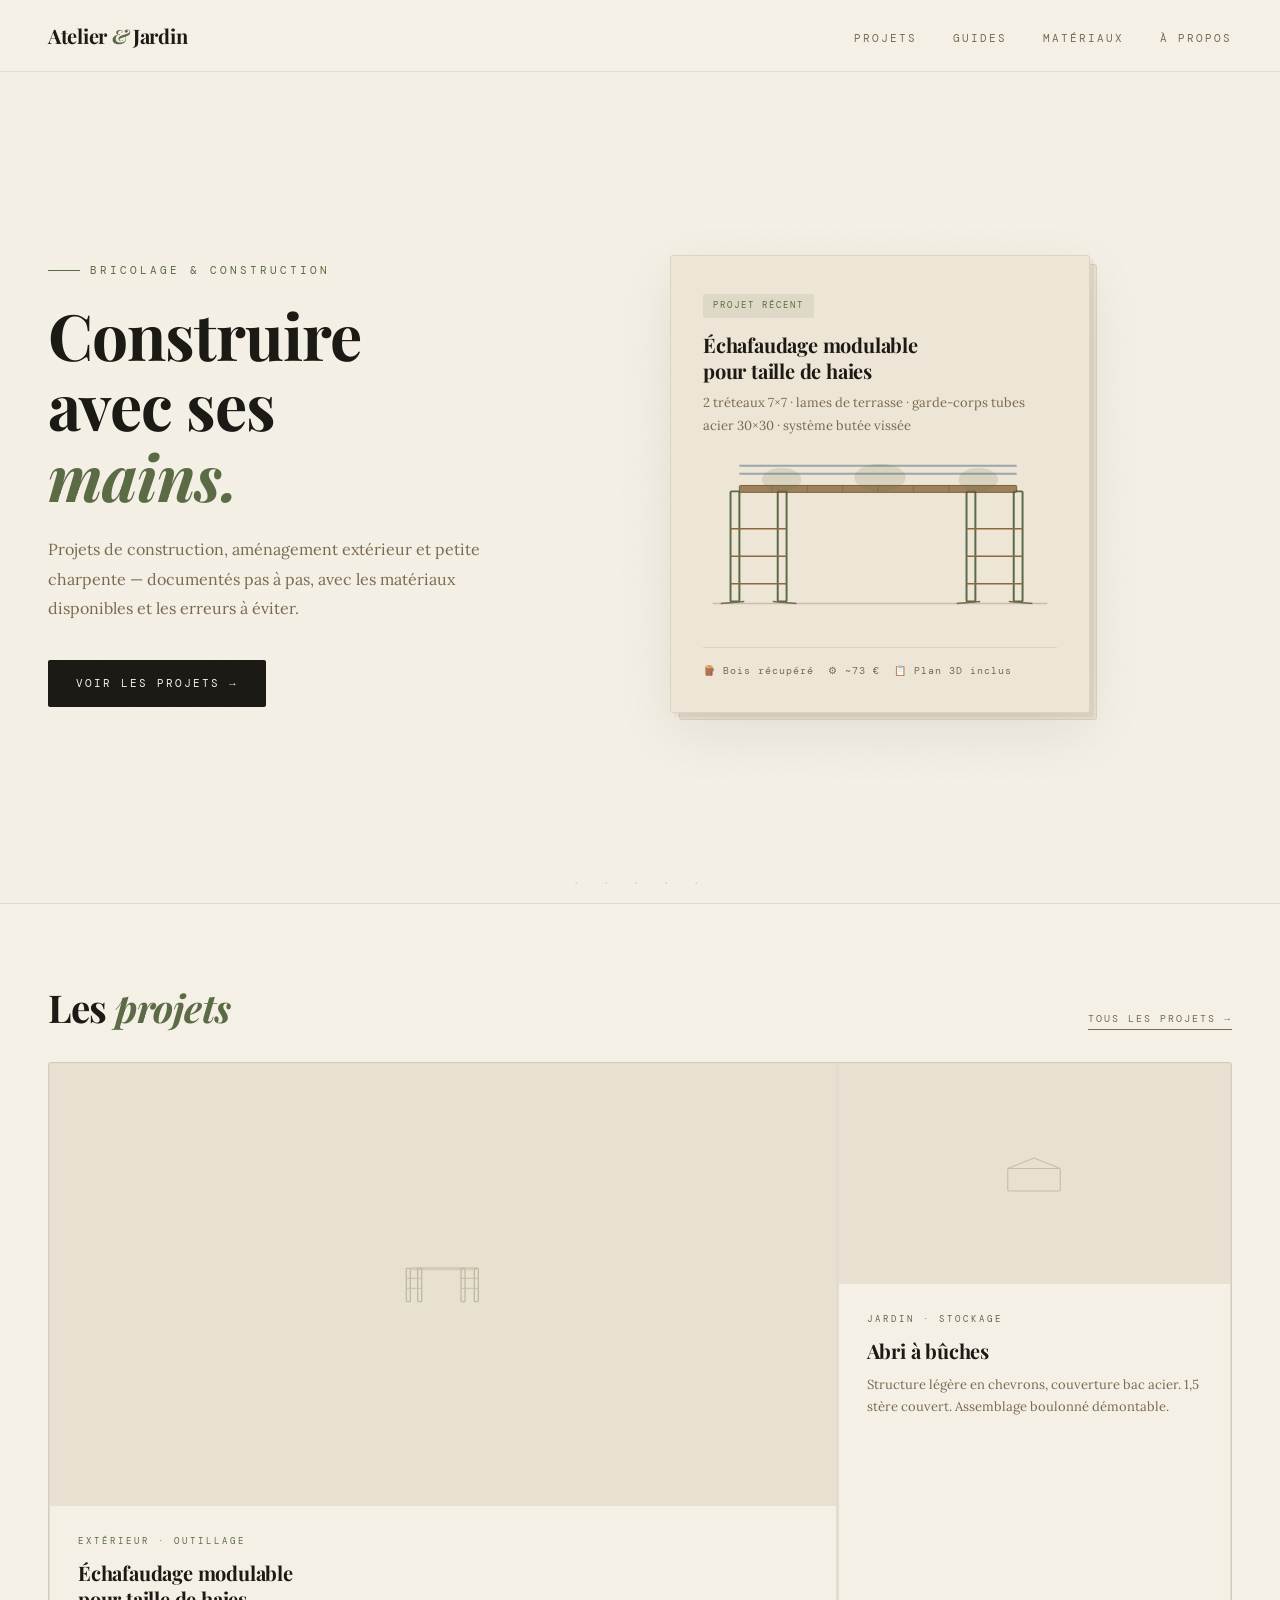
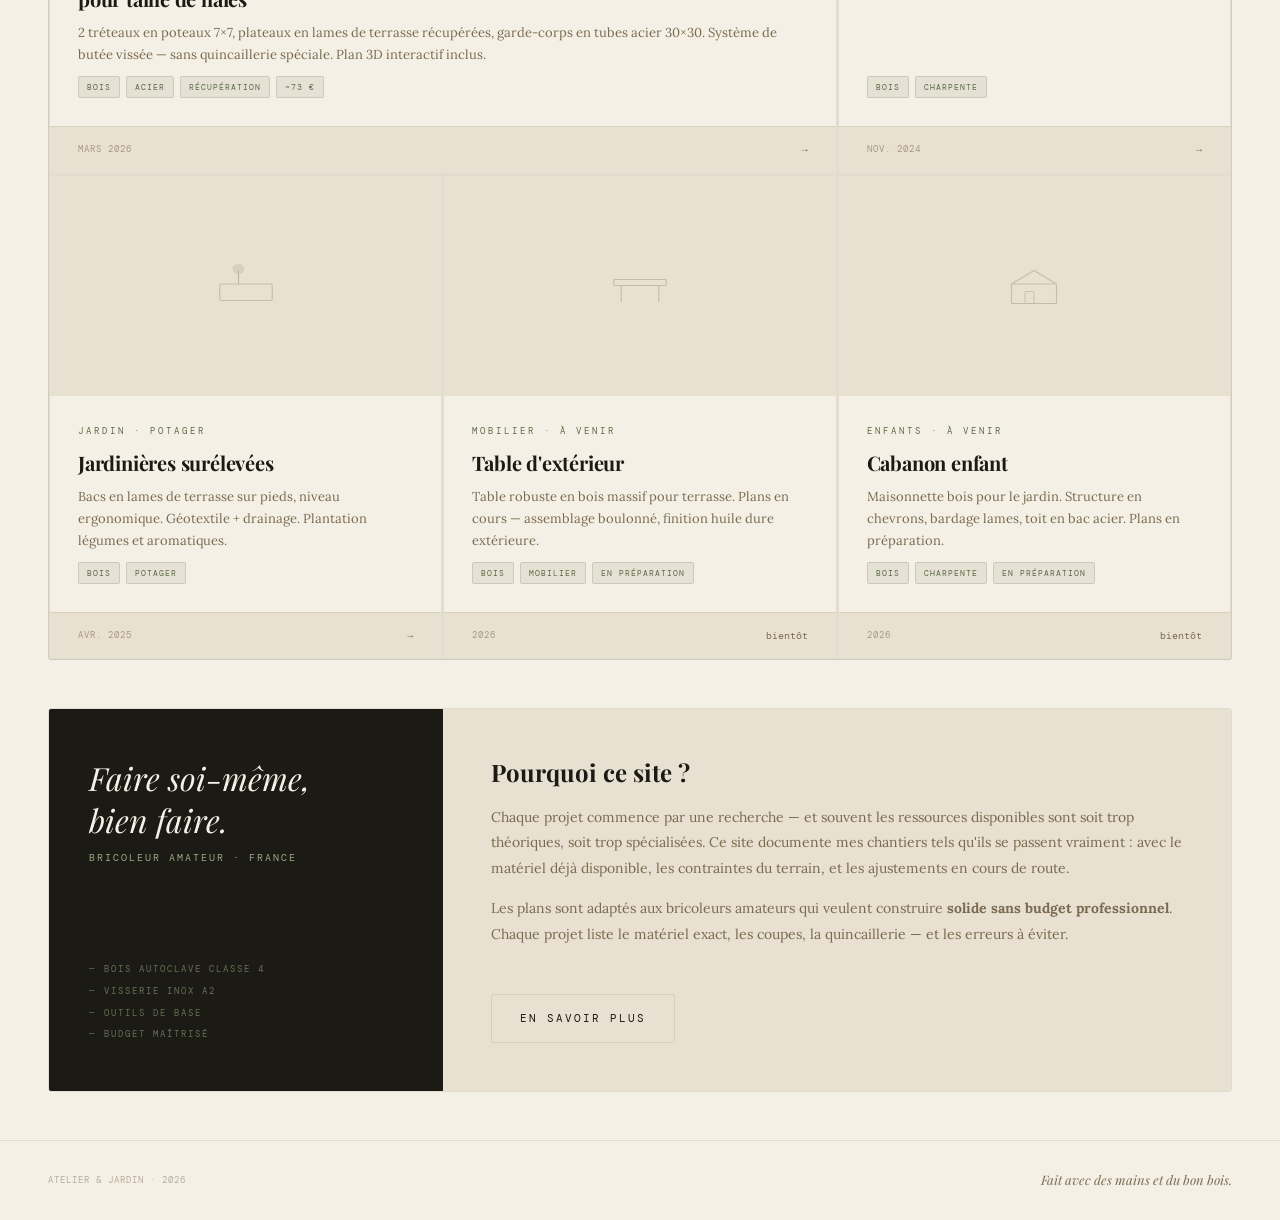
<file: index.html>
<!DOCTYPE html>
<html lang="fr">
<head>
  <meta charset="UTF-8">
  <meta name="viewport" content="width=device-width, initial-scale=1.0">
  <title>Atelier & Jardin — Bricolage & construction DIY</title>
  <meta name="description" content="Projets de construction DIY, aménagement extérieur et petite charpente — documentés pas à pas avec le matériel disponible.">
  <link rel="preconnect" href="https://fonts.googleapis.com">
  <link rel="preconnect" href="https://fonts.gstatic.com" crossorigin>
  <link href="https://fonts.googleapis.com/css2?family=Playfair+Display:ital,wght@0,400;0,700;1,400&family=DM+Mono:wght@300;400&family=Lora:ital,wght@0,400;1,400&display=swap" rel="stylesheet">
  <link rel="stylesheet" href="css/style.css">
</head>
<body>

  <!-- ── NAVIGATION ── -->
  <nav class="nav">
    <a href="index.html" class="nav-logo">Atelier <span>&</span> Jardin</a>
    <ul class="nav-links">
      <li><a href="pages/projets.html">Projets</a></li>
      <li><a href="pages/guides.html">Guides</a></li>
      <li><a href="pages/materiaux.html">Matériaux</a></li>
      <li><a href="pages/a-propos.html">À propos</a></li>
    </ul>
    <button class="nav-toggle" aria-label="Menu">
      <span></span><span></span><span></span>
    </button>
  </nav>

  <!-- ── HERO ── -->
  <section class="hero">
    <div class="hero-text fade-up">
      <div class="hero-eyebrow">Bricolage & construction</div>
      <h1 class="hero-title">
        Construire<br>avec ses<br><em>mains.</em>
      </h1>
      <p class="hero-body">
        Projets de construction, aménagement extérieur et petite charpente — documentés pas à pas, avec les matériaux disponibles et les erreurs à éviter.
      </p>
      <a href="pages/projets.html" class="btn btn-dark">Voir les projets →</a>
    </div>

    <div class="hero-visual fade-up-2">
      <div class="hero-card">
        <div class="card-tag">Projet récent</div>
        <div class="proj-title" style="margin-bottom:8px">Échafaudage modulable<br>pour taille de haies</div>
        <p style="font-size:13px;color:var(--earth);margin-bottom:16px">
          2 tréteaux 7×7 · lames de terrasse · garde-corps tubes acier 30×30 · système butée vissée
        </p>
        <!-- Sketch SVG -->
        <svg viewBox="0 0 360 160" xmlns="http://www.w3.org/2000/svg" style="width:100%;height:auto;margin-bottom:14px">
          <line x1="10" y1="152" x2="350" y2="152" stroke="#7a6a50" stroke-width="1.5" opacity="0.3"/>
          <rect x="28" y="38" width="9" height="112" fill="none" stroke="#5a6b45" stroke-width="2" rx="1"/>
          <rect x="76" y="38" width="9" height="112" fill="none" stroke="#5a6b45" stroke-width="2" rx="1"/>
          <line x1="28" y1="76"  x2="85" y2="76"  stroke="#8b6840" stroke-width="1.5"/>
          <line x1="28" y1="104" x2="85" y2="104" stroke="#8b6840" stroke-width="1.5"/>
          <line x1="28" y1="132" x2="85" y2="132" stroke="#8b6840" stroke-width="1.5"/>
          <line x1="18" y1="152" x2="42"  y2="150" stroke="#7a6a50" stroke-width="1.5"/>
          <line x1="95" y1="152" x2="71"  y2="150" stroke="#7a6a50" stroke-width="1.5"/>
          <rect x="268" y="38" width="9" height="112" fill="none" stroke="#5a6b45" stroke-width="2" rx="1"/>
          <rect x="316" y="38" width="9" height="112" fill="none" stroke="#5a6b45" stroke-width="2" rx="1"/>
          <line x1="268" y1="76"  x2="325" y2="76"  stroke="#8b6840" stroke-width="1.5"/>
          <line x1="268" y1="104" x2="325" y2="104" stroke="#8b6840" stroke-width="1.5"/>
          <line x1="268" y1="132" x2="325" y2="132" stroke="#8b6840" stroke-width="1.5"/>
          <line x1="258" y1="152" x2="282" y2="150" stroke="#7a6a50" stroke-width="1.5"/>
          <line x1="335" y1="152" x2="311" y2="150" stroke="#7a6a50" stroke-width="1.5"/>
          <rect x="37" y="32" width="282" height="7" fill="#8b6840" stroke="#5a4010" stroke-width="1" rx="1" opacity="0.8"/>
          <line x1="70"  y1="32" x2="70"  y2="39" stroke="#5a4010" stroke-width="0.7" opacity="0.4"/>
          <line x1="106" y1="32" x2="106" y2="39" stroke="#5a4010" stroke-width="0.7" opacity="0.4"/>
          <line x1="142" y1="32" x2="142" y2="39" stroke="#5a4010" stroke-width="0.7" opacity="0.4"/>
          <line x1="178" y1="32" x2="178" y2="39" stroke="#5a4010" stroke-width="0.7" opacity="0.4"/>
          <line x1="214" y1="32" x2="214" y2="39" stroke="#5a4010" stroke-width="0.7" opacity="0.4"/>
          <line x1="250" y1="32" x2="250" y2="39" stroke="#5a4010" stroke-width="0.7" opacity="0.4"/>
          <line x1="37"  y1="20" x2="319" y2="20" stroke="#7a8a9a" stroke-width="2" opacity="0.7"/>
          <line x1="37"  y1="12" x2="319" y2="12" stroke="#7a8a9a" stroke-width="2" opacity="0.7"/>
          <ellipse cx="80"  cy="26" rx="20" ry="12" fill="#5a6b45" opacity="0.15"/>
          <ellipse cx="180" cy="24" rx="26" ry="14" fill="#5a6b45" opacity="0.15"/>
          <ellipse cx="280" cy="26" rx="20" ry="12" fill="#5a6b45" opacity="0.15"/>
        </svg>
        <div class="card-meta">
          <span class="meta-item">🪵 Bois récupéré</span>
          <span class="meta-item">⚙ ~73 €</span>
          <span class="meta-item">📋 Plan 3D inclus</span>
        </div>
      </div>
    </div>
  </section>

  <div class="ornament">· · · · ·</div>

  <!-- ── PROJETS ── -->
  <div class="section-hdr">
    <h2>Les <em>projets</em></h2>
    <a href="pages/projets.html" class="see-all">Tous les projets →</a>
  </div>

  <div class="proj-grid">

    <a href="pages/echafaudage.html" class="proj-card featured">
      <div class="proj-card-img-placeholder">
        <!-- Remplacer par : <img src="../assets/images/echafaudage.jpg" alt="Échafaudage" class="proj-card-img"> -->
        <svg viewBox="0 0 120 60" xmlns="http://www.w3.org/2000/svg" style="width:80px;opacity:.3">
          <rect x="5" y="5" width="6" height="50" fill="none" stroke="#5a6b45" stroke-width="2" rx="1"/>
          <rect x="22" y="5" width="6" height="50" fill="none" stroke="#5a6b45" stroke-width="2" rx="1"/>
          <rect x="87" y="5" width="6" height="50" fill="none" stroke="#5a6b45" stroke-width="2" rx="1"/>
          <rect x="107" y="5" width="6" height="50" fill="none" stroke="#5a6b45" stroke-width="2" rx="1"/>
          <line x1="5" y1="20" x2="28" y2="20" stroke="#8b6840" stroke-width="1.5"/>
          <line x1="5" y1="35" x2="28" y2="35" stroke="#8b6840" stroke-width="1.5"/>
          <line x1="87" y1="20" x2="113" y2="20" stroke="#8b6840" stroke-width="1.5"/>
          <line x1="87" y1="35" x2="113" y2="35" stroke="#8b6840" stroke-width="1.5"/>
          <rect x="11" y="3" width="100" height="5" fill="#8b6840" opacity="0.6" rx="1"/>
        </svg>
      </div>
      <div class="proj-card-body">
        <div class="proj-cat">Extérieur · Outillage</div>
        <div class="proj-title">Échafaudage modulable<br>pour taille de haies</div>
        <div class="proj-desc">2 tréteaux en poteaux 7×7, plateaux en lames de terrasse récupérées, garde-corps en tubes acier 30×30. Système de butée vissée — sans quincaillerie spéciale. Plan 3D interactif inclus.</div>
        <div class="proj-tags">
          <span class="proj-tag">Bois</span>
          <span class="proj-tag">Acier</span>
          <span class="proj-tag">Récupération</span>
          <span class="proj-tag">~73 €</span>
        </div>
      </div>
      <div class="proj-footer">
        <span class="proj-date">MARS 2026</span>
        <span style="font-family:var(--font-mono);font-size:10px;color:var(--moss)">→</span>
      </div>
    </a>

    <a href="pages/abri-buches.html" class="proj-card">
      <div class="proj-card-img-placeholder">
        <svg viewBox="0 0 80 60" xmlns="http://www.w3.org/2000/svg" style="width:60px;opacity:.3">
          <rect x="5" y="22" width="70" height="30" fill="none" stroke="#7a6a50" stroke-width="1.5" rx="2"/>
          <line x1="5" y1="22" x2="40" y2="8" stroke="#7a6a50" stroke-width="1.5"/>
          <line x1="75" y1="22" x2="40" y2="8" stroke="#7a6a50" stroke-width="1.5"/>
        </svg>
      </div>
      <div class="proj-card-body">
        <div class="proj-cat">Jardin · Stockage</div>
        <div class="proj-title">Abri à bûches</div>
        <div class="proj-desc">Structure légère en chevrons, couverture bac acier. 1,5 stère couvert. Assemblage boulonné démontable.</div>
        <div class="proj-tags">
          <span class="proj-tag">Bois</span>
          <span class="proj-tag">Charpente</span>
        </div>
      </div>
      <div class="proj-footer">
        <span class="proj-date">NOV. 2024</span>
        <span style="font-family:var(--font-mono);font-size:10px;color:var(--moss)">→</span>
      </div>
    </a>

    <a href="pages/jardinieres.html" class="proj-card">
      <div class="proj-card-img-placeholder">
        <svg viewBox="0 0 80 60" xmlns="http://www.w3.org/2000/svg" style="width:60px;opacity:.3">
          <rect x="5" y="28" width="70" height="22" fill="none" stroke="#7a6a50" stroke-width="1.5" rx="2"/>
          <line x1="30" y1="10" x2="30" y2="28" stroke="#5a6b45" stroke-width="1.5"/>
          <ellipse cx="30" cy="8" rx="8" ry="7" fill="#5a6b45" opacity="0.4"/>
        </svg>
      </div>
      <div class="proj-card-body">
        <div class="proj-cat">Jardin · Potager</div>
        <div class="proj-title">Jardinières surélevées</div>
        <div class="proj-desc">Bacs en lames de terrasse sur pieds, niveau ergonomique. Géotextile + drainage. Plantation légumes et aromatiques.</div>
        <div class="proj-tags">
          <span class="proj-tag">Bois</span>
          <span class="proj-tag">Potager</span>
        </div>
      </div>
      <div class="proj-footer">
        <span class="proj-date">AVR. 2025</span>
        <span style="font-family:var(--font-mono);font-size:10px;color:var(--moss)">→</span>
      </div>
    </a>

    <a href="pages/table-exterieur.html" class="proj-card">
      <div class="proj-card-img-placeholder">
        <svg viewBox="0 0 80 60" xmlns="http://www.w3.org/2000/svg" style="width:60px;opacity:.3">
          <rect x="5" y="22" width="70" height="8" fill="none" stroke="#7a6a50" stroke-width="1.5" rx="1"/>
          <line x1="15" y1="30" x2="15" y2="52" stroke="#7a6a50" stroke-width="1.5"/>
          <line x1="65" y1="30" x2="65" y2="52" stroke="#7a6a50" stroke-width="1.5"/>
        </svg>
      </div>
      <div class="proj-card-body">
        <div class="proj-cat">Mobilier · À venir</div>
        <div class="proj-title">Table d'extérieur</div>
        <div class="proj-desc">Table robuste en bois massif pour terrasse. Plans en cours — assemblage boulonné, finition huile dure extérieure.</div>
        <div class="proj-tags">
          <span class="proj-tag">Bois</span>
          <span class="proj-tag">Mobilier</span>
          <span class="proj-tag">En préparation</span>
        </div>
      </div>
      <div class="proj-footer">
        <span class="proj-date">2026</span>
        <span style="font-family:var(--font-mono);font-size:10px;color:var(--earth)">bientôt</span>
      </div>
    </a>

    <a href="pages/cabanon-enfant.html" class="proj-card">
      <div class="proj-card-img-placeholder">
        <svg viewBox="0 0 80 60" xmlns="http://www.w3.org/2000/svg" style="width:60px;opacity:.3">
          <rect x="10" y="28" width="60" height="26" fill="none" stroke="#7a6a50" stroke-width="1.5" rx="1"/>
          <line x1="10" y1="28" x2="40" y2="10" stroke="#7a6a50" stroke-width="1.5"/>
          <line x1="70" y1="28" x2="40" y2="10" stroke="#7a6a50" stroke-width="1.5"/>
          <rect x="28" y="38" width="12" height="16" fill="none" stroke="#5a6b45" stroke-width="1" rx="1"/>
        </svg>
      </div>
      <div class="proj-card-body">
        <div class="proj-cat">Enfants · À venir</div>
        <div class="proj-title">Cabanon enfant</div>
        <div class="proj-desc">Maisonnette bois pour le jardin. Structure en chevrons, bardage lames, toit en bac acier. Plans en préparation.</div>
        <div class="proj-tags">
          <span class="proj-tag">Bois</span>
          <span class="proj-tag">Charpente</span>
          <span class="proj-tag">En préparation</span>
        </div>
      </div>
      <div class="proj-footer">
        <span class="proj-date">2026</span>
        <span style="font-family:var(--font-mono);font-size:10px;color:var(--earth)">bientôt</span>
      </div>
    </a>

  </div>

  <!-- ── À PROPOS ── -->
  <div class="about-strip">
    <div class="about-left">
      <div class="about-sig">
        Faire soi-même,<br>bien faire.
        <small>BRICOLEUR AMATEUR · FRANCE</small>
      </div>
      <div class="about-tools">
        <div class="tool-line">Bois autoclave classe 4</div>
        <div class="tool-line">Visserie inox A2</div>
        <div class="tool-line">Outils de base</div>
        <div class="tool-line">Budget maîtrisé</div>
      </div>
    </div>
    <div class="about-right">
      <h3>Pourquoi ce site ?</h3>
      <p>Chaque projet commence par une recherche — et souvent les ressources disponibles sont soit trop théoriques, soit trop spécialisées. Ce site documente mes chantiers tels qu'ils se passent vraiment : avec le matériel déjà disponible, les contraintes du terrain, et les ajustements en cours de route.</p>
      <p>Les plans sont adaptés aux bricoleurs amateurs qui veulent construire <strong>solide sans budget professionnel</strong>. Chaque projet liste le matériel exact, les coupes, la quincaillerie — et les erreurs à éviter.</p>
      <a href="pages/a-propos.html" class="btn btn-outline mt-md">En savoir plus</a>
    </div>
  </div>

  <!-- ── FOOTER ── -->
  <footer class="footer">
    <div class="footer-left">ATELIER & JARDIN · 2026</div>
    <div class="footer-right">Fait avec des mains et du bon bois.</div>
  </footer>

  <script src="js/main.js"></script>
</body>
</html>
</file>
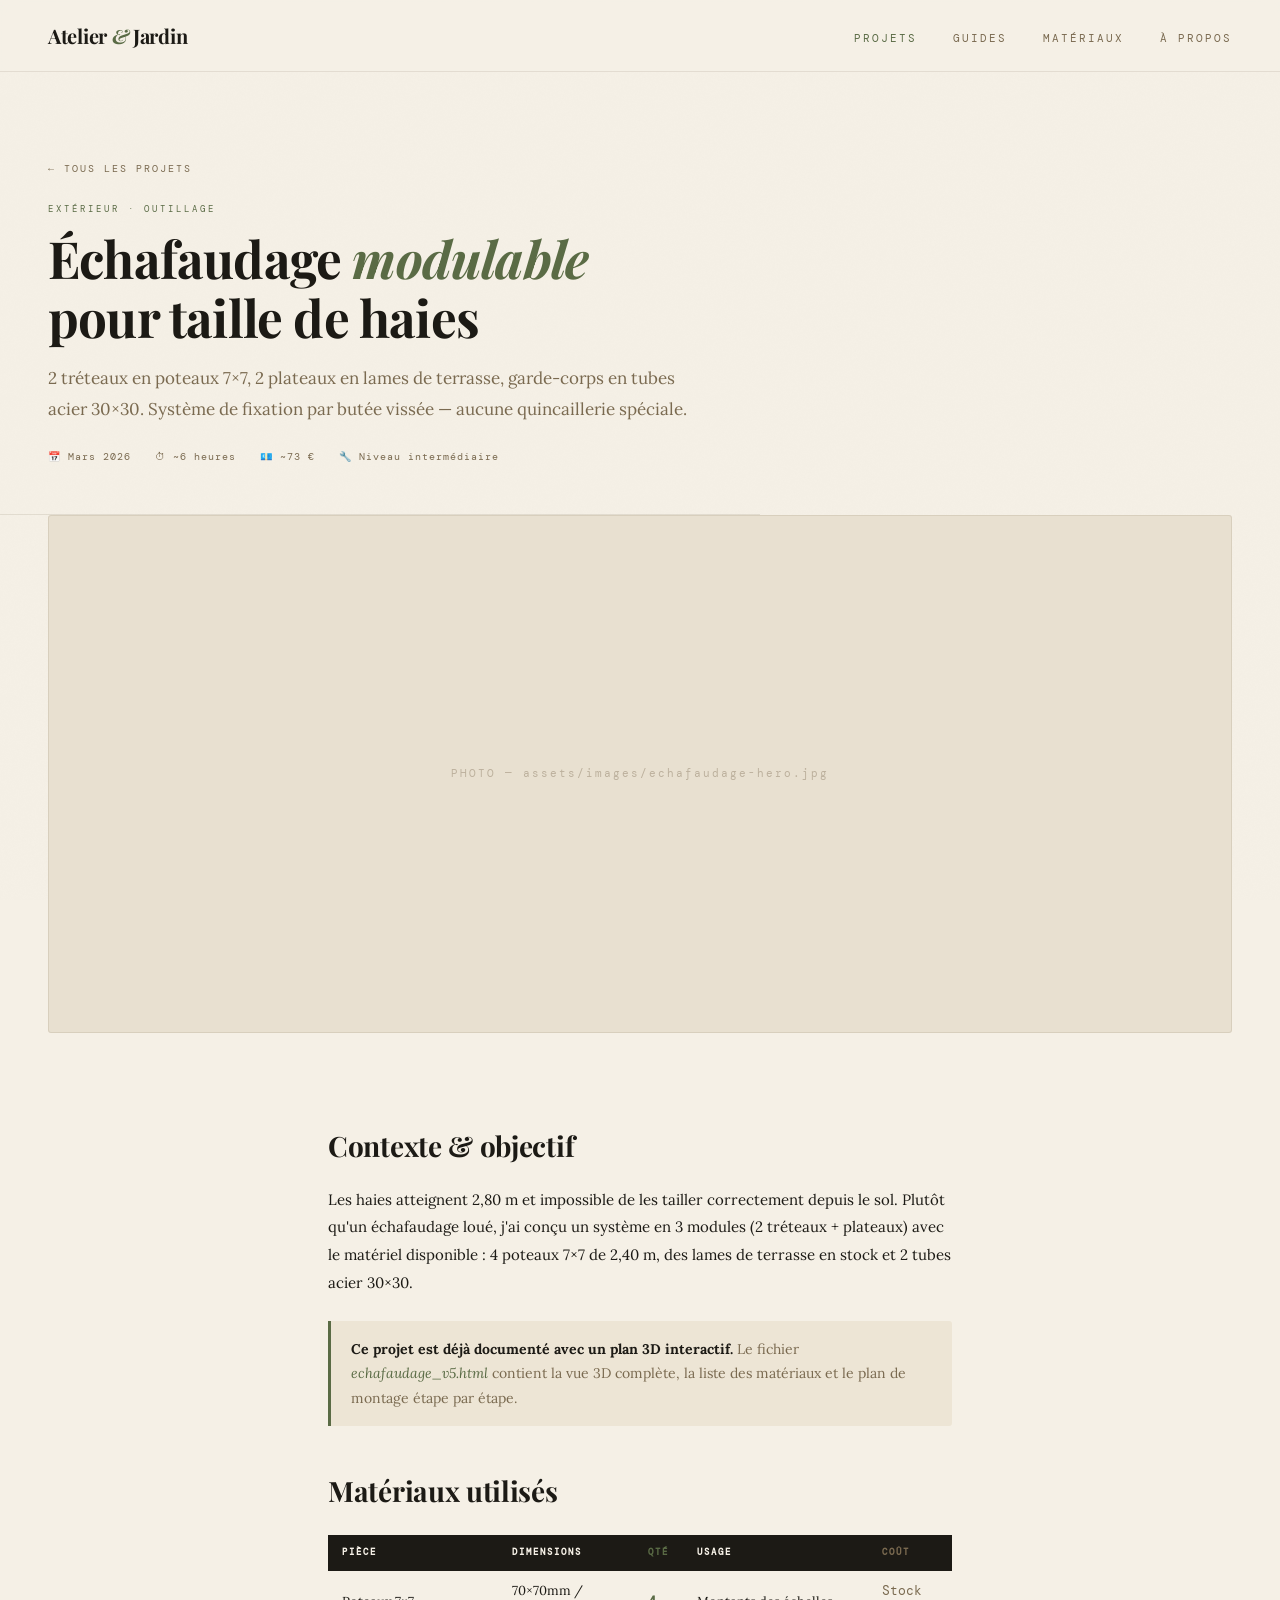
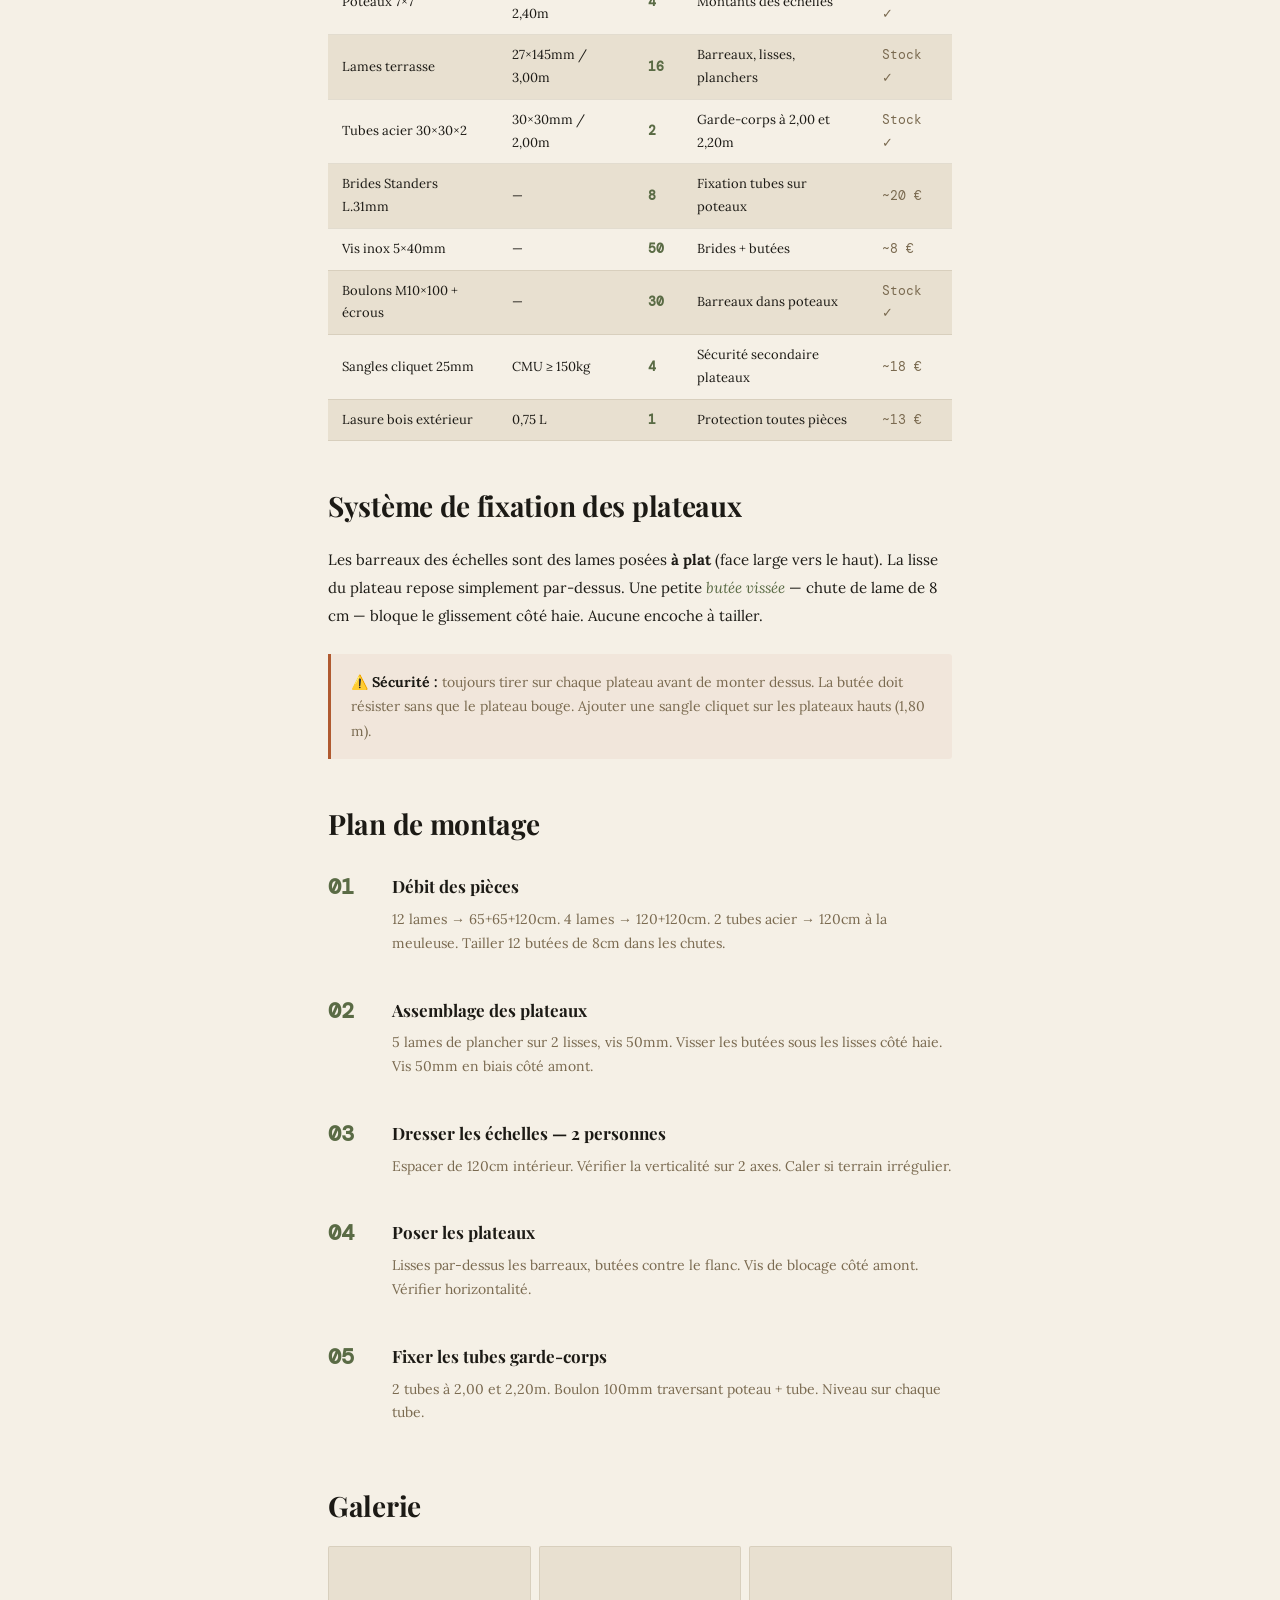
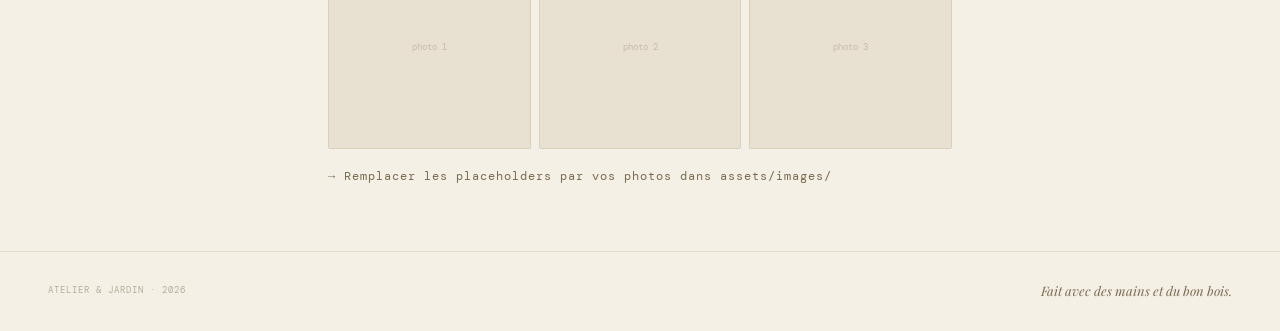
<file: pages/echafaudage.html>
<!DOCTYPE html>
<html lang="fr">
<head>
  <meta charset="UTF-8">
  <meta name="viewport" content="width=device-width, initial-scale=1.0">
  <title>Échafaudage modulable — Atelier & Jardin</title>
  <meta name="description" content="Plans et guide de construction d'un échafaudage modulable DIY pour taille de haies — poteaux 7x7, lames de terrasse, garde-corps acier.">
  <link rel="preconnect" href="https://fonts.googleapis.com">
  <link rel="preconnect" href="https://fonts.gstatic.com" crossorigin>
  <link href="https://fonts.googleapis.com/css2?family=Playfair+Display:ital,wght@0,400;0,700;1,400&family=DM+Mono:wght@300;400&family=Lora:ital,wght@0,400;1,400&display=swap" rel="stylesheet">
  <link rel="stylesheet" href="../css/style.css">
</head>
<body>

  <nav class="nav">
    <a href="../index.html" class="nav-logo">Atelier <span>&</span> Jardin</a>
    <ul class="nav-links">
      <li><a href="projets.html" class="active">Projets</a></li>
      <li><a href="guides.html">Guides</a></li>
      <li><a href="materiaux.html">Matériaux</a></li>
      <li><a href="a-propos.html">À propos</a></li>
    </ul>
    <button class="nav-toggle" aria-label="Menu">
      <span></span><span></span><span></span>
    </button>
  </nav>

  <!-- ── EN-TÊTE PROJET ── -->
  <div class="page-header">
    <a href="projets.html" class="back-link">← Tous les projets</a>
    <div class="proj-cat" style="margin-bottom:12px">Extérieur · Outillage</div>
    <h1>Échafaudage <em>modulable</em><br>pour taille de haies</h1>
    <p class="lead">
      2 tréteaux en poteaux 7×7, 2 plateaux en lames de terrasse, garde-corps en tubes acier 30×30.
      Système de fixation par butée vissée — aucune quincaillerie spéciale.
    </p>
    <div class="page-meta">
      <div class="page-meta-item">📅 Mars 2026</div>
      <div class="page-meta-item">⏱ ~6 heures</div>
      <div class="page-meta-item">💶 ~73 €</div>
      <div class="page-meta-item">🔧 Niveau intermédiaire</div>
    </div>
  </div>

  <!-- ── IMAGE PRINCIPALE ── -->
  <!-- Remplacer le placeholder par votre photo réelle -->
  <div style="position:relative;z-index:1;margin:0 48px 0;background:var(--warm);aspect-ratio:16/7;border-radius:3px;overflow:hidden;display:flex;align-items:center;justify-content:center;border:1px solid var(--border)">
    <!-- <img src="../assets/images/echafaudage-hero.jpg" alt="Échafaudage terminé" style="width:100%;height:100%;object-fit:cover"> -->
    <p style="font-family:var(--font-mono);font-size:11px;color:rgba(122,106,80,.4);letter-spacing:2px">PHOTO — assets/images/echafaudage-hero.jpg</p>
  </div>

  <!-- ── CONTENU ARTICLE ── -->
  <div class="article-body">

    <h2>Contexte & objectif</h2>
    <p>
      Les haies atteignent 2,80 m et impossible de les tailler correctement depuis le sol. Plutôt qu'un échafaudage loué, j'ai conçu un système en 3 modules (2 tréteaux + plateaux) avec le matériel disponible : 4 poteaux 7×7 de 2,40 m, des lames de terrasse en stock et 2 tubes acier 30×30.
    </p>

    <div class="callout">
      <strong>Ce projet est déjà documenté avec un plan 3D interactif.</strong> Le fichier <em>echafaudage_v5.html</em> contient la vue 3D complète, la liste des matériaux et le plan de montage étape par étape.
    </div>

    <h2>Matériaux utilisés</h2>

    <table class="mat-table">
      <thead>
        <tr>
          <th>Pièce</th>
          <th>Dimensions</th>
          <th class="qty">Qté</th>
          <th>Usage</th>
          <th class="price">Coût</th>
        </tr>
      </thead>
      <tbody>
        <tr>
          <td>Poteaux 7×7</td>
          <td>70×70mm / 2,40m</td>
          <td class="qty">4</td>
          <td>Montants des échelles</td>
          <td class="price">Stock ✓</td>
        </tr>
        <tr>
          <td>Lames terrasse</td>
          <td>27×145mm / 3,00m</td>
          <td class="qty">16</td>
          <td>Barreaux, lisses, planchers</td>
          <td class="price">Stock ✓</td>
        </tr>
        <tr>
          <td>Tubes acier 30×30×2</td>
          <td>30×30mm / 2,00m</td>
          <td class="qty">2</td>
          <td>Garde-corps à 2,00 et 2,20m</td>
          <td class="price">Stock ✓</td>
        </tr>
        <tr>
          <td>Brides Standers L.31mm</td>
          <td>—</td>
          <td class="qty">8</td>
          <td>Fixation tubes sur poteaux</td>
          <td class="price">~20 €</td>
        </tr>
        <tr>
          <td>Vis inox 5×40mm</td>
          <td>—</td>
          <td class="qty">50</td>
          <td>Brides + butées</td>
          <td class="price">~8 €</td>
        </tr>
        <tr>
          <td>Boulons M10×100 + écrous</td>
          <td>—</td>
          <td class="qty">30</td>
          <td>Barreaux dans poteaux</td>
          <td class="price">Stock ✓</td>
        </tr>
        <tr>
          <td>Sangles cliquet 25mm</td>
          <td>CMU ≥ 150kg</td>
          <td class="qty">4</td>
          <td>Sécurité secondaire plateaux</td>
          <td class="price">~18 €</td>
        </tr>
        <tr>
          <td>Lasure bois extérieur</td>
          <td>0,75 L</td>
          <td class="qty">1</td>
          <td>Protection toutes pièces</td>
          <td class="price">~13 €</td>
        </tr>
      </tbody>
    </table>

    <h2>Système de fixation des plateaux</h2>
    <p>
      Les barreaux des échelles sont des lames posées <strong>à plat</strong> (face large vers le haut). La lisse du plateau repose simplement par-dessus. Une petite <em>butée vissée</em> — chute de lame de 8 cm — bloque le glissement côté haie. Aucune encoche à tailler.
    </p>
    <div class="callout warn">
      <strong>⚠️ Sécurité :</strong> toujours tirer sur chaque plateau avant de monter dessus. La butée doit résister sans que le plateau bouge. Ajouter une sangle cliquet sur les plateaux hauts (1,80 m).
    </div>

    <h2>Plan de montage</h2>

    <div class="steps">
      <div class="step">
        <div class="step-num">01</div>
        <div class="step-content">
          <h4>Débit des pièces</h4>
          <p>12 lames → 65+65+120cm. 4 lames → 120+120cm. 2 tubes acier → 120cm à la meuleuse. Tailler 12 butées de 8cm dans les chutes.</p>
        </div>
      </div>
      <div class="step">
        <div class="step-num">02</div>
        <div class="step-content">
          <h4>Assemblage des plateaux</h4>
          <p>5 lames de plancher sur 2 lisses, vis 50mm. Visser les butées sous les lisses côté haie. Vis 50mm en biais côté amont.</p>
        </div>
      </div>
      <div class="step">
        <div class="step-num">03</div>
        <div class="step-content">
          <h4>Dresser les échelles — 2 personnes</h4>
          <p>Espacer de 120cm intérieur. Vérifier la verticalité sur 2 axes. Caler si terrain irrégulier.</p>
        </div>
      </div>
      <div class="step">
        <div class="step-num">04</div>
        <div class="step-content">
          <h4>Poser les plateaux</h4>
          <p>Lisses par-dessus les barreaux, butées contre le flanc. Vis de blocage côté amont. Vérifier horizontalité.</p>
        </div>
      </div>
      <div class="step">
        <div class="step-num">05</div>
        <div class="step-content">
          <h4>Fixer les tubes garde-corps</h4>
          <p>2 tubes à 2,00 et 2,20m. Boulon 100mm traversant poteau + tube. Niveau sur chaque tube.</p>
        </div>
      </div>
    </div>

    <!-- Galerie photos (à remplir) -->
    <h2>Galerie</h2>
    <div style="display:grid;grid-template-columns:1fr 1fr 1fr;gap:8px;margin:16px 0">
      <div style="aspect-ratio:1;background:var(--warm);border-radius:2px;display:flex;align-items:center;justify-content:center;border:1px solid var(--border)">
        <span style="font-family:var(--font-mono);font-size:9px;color:rgba(122,106,80,.3)">photo 1</span>
      </div>
      <div style="aspect-ratio:1;background:var(--warm);border-radius:2px;display:flex;align-items:center;justify-content:center;border:1px solid var(--border)">
        <span style="font-family:var(--font-mono);font-size:9px;color:rgba(122,106,80,.3)">photo 2</span>
      </div>
      <div style="aspect-ratio:1;background:var(--warm);border-radius:2px;display:flex;align-items:center;justify-content:center;border:1px solid var(--border)">
        <span style="font-family:var(--font-mono);font-size:9px;color:rgba(122,106,80,.3)">photo 3</span>
      </div>
    </div>
    <p style="font-size:12px;color:var(--earth);font-family:var(--font-mono);letter-spacing:1px">
      → Remplacer les placeholders par vos photos dans assets/images/
    </p>

  </div>

  <footer class="footer">
    <div class="footer-left">ATELIER & JARDIN · 2026</div>
    <div class="footer-right">Fait avec des mains et du bon bois.</div>
  </footer>

  <script src="../js/main.js"></script>
</body>
</html>
</file>
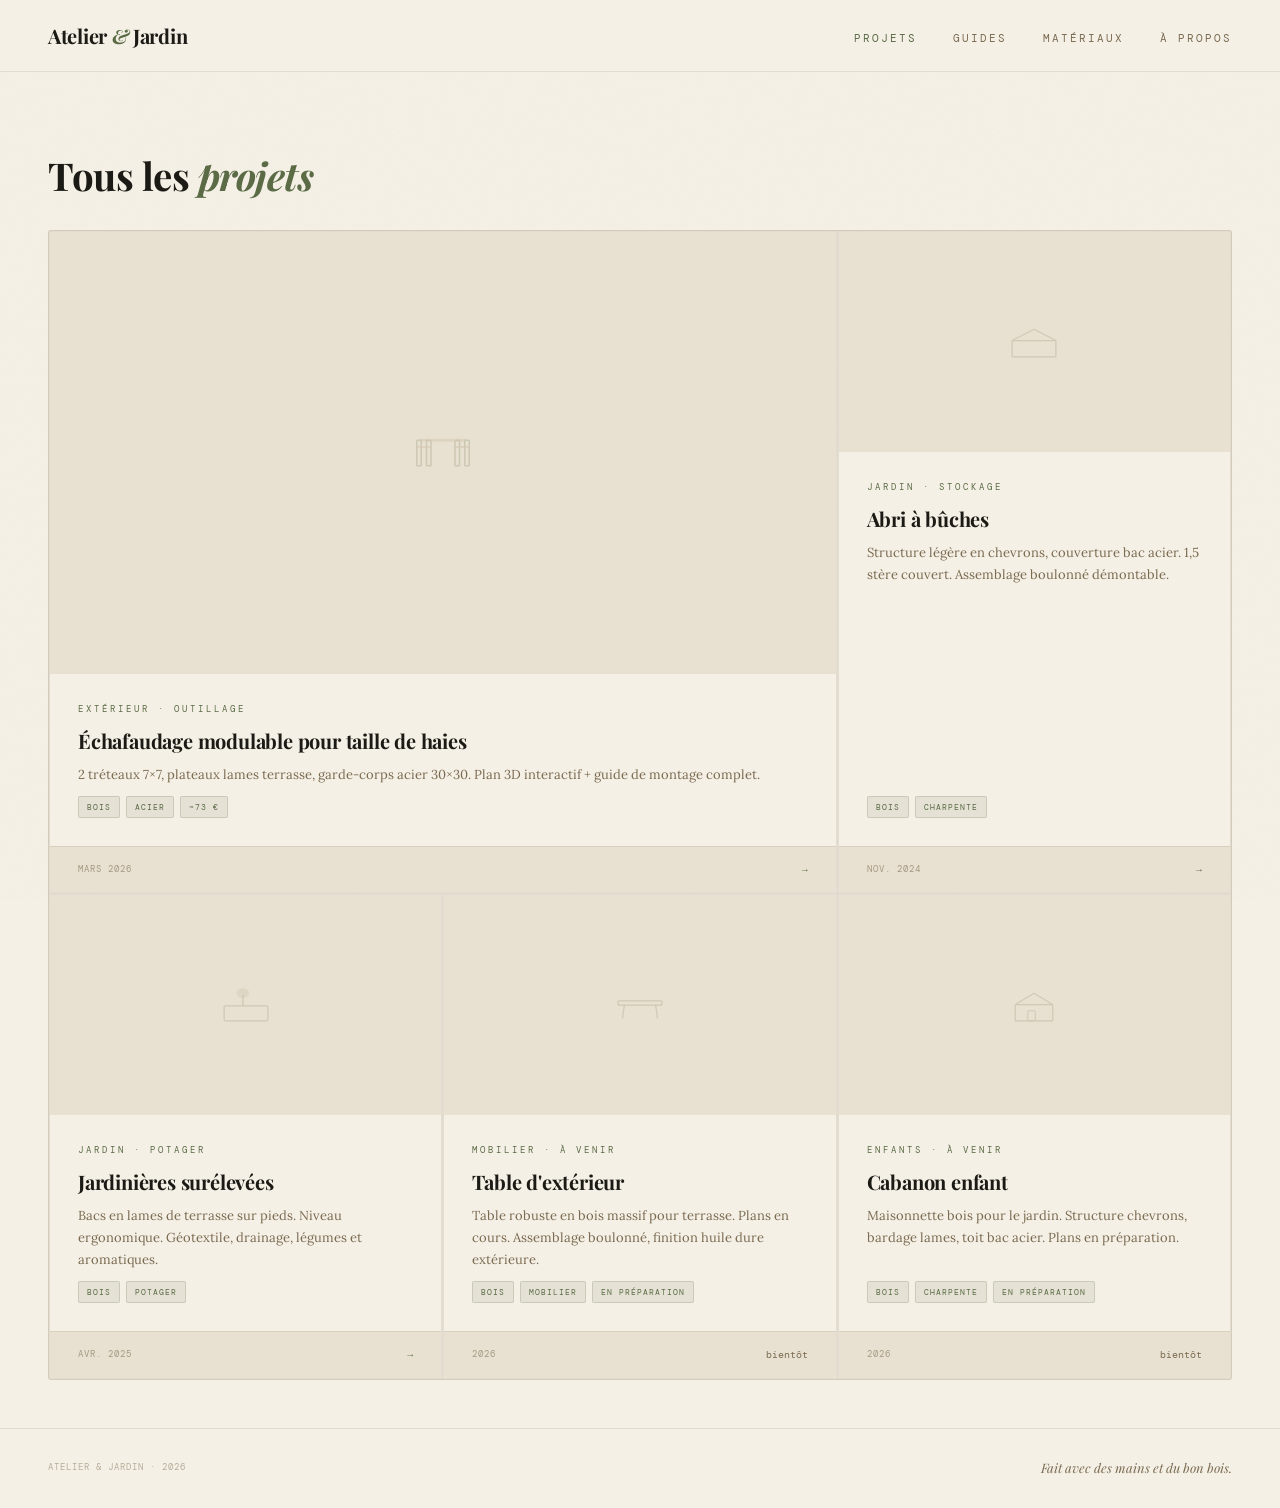
<file: pages/projets.html>
<!DOCTYPE html>
<html lang="fr">
<head>
  <meta charset="UTF-8">
  <meta name="viewport" content="width=device-width, initial-scale=1.0">
  <title>Tous les projets — Atelier & Jardin</title>
  <link rel="preconnect" href="https://fonts.googleapis.com">
  <link rel="preconnect" href="https://fonts.gstatic.com" crossorigin>
  <link href="https://fonts.googleapis.com/css2?family=Playfair+Display:ital,wght@0,400;0,700;1,400&family=DM+Mono:wght@300;400&family=Lora:ital,wght@0,400;1,400&display=swap" rel="stylesheet">
  <link rel="stylesheet" href="../css/style.css">
</head>
<body>
  <nav class="nav">
    <a href="../index.html" class="nav-logo">Atelier <span>&</span> Jardin</a>
    <ul class="nav-links">
      <li><a href="projets.html" class="active">Projets</a></li>
      <li><a href="guides.html">Guides</a></li>
      <li><a href="materiaux.html">Matériaux</a></li>
      <li><a href="a-propos.html">À propos</a></li>
    </ul>
    <button class="nav-toggle"><span></span><span></span><span></span></button>
  </nav>

  <div class="section-hdr" style="border-top:none;padding-top:var(--sp-xl)">
    <h2>Tous les <em>projets</em></h2>
  </div>

  <div class="proj-grid">
    <a href="echafaudage.html" class="proj-card featured">
      <div class="proj-card-img-placeholder"><svg viewBox="0 0 80 40" xmlns="http://www.w3.org/2000/svg" style="width:60px;opacity:.2"><rect x="5" y="3" width="6" height="34" fill="none" stroke="#5a6b45" stroke-width="2" rx="1"/><rect x="18" y="3" width="6" height="34" fill="none" stroke="#5a6b45" stroke-width="2" rx="1"/><rect x="56" y="3" width="6" height="34" fill="none" stroke="#5a6b45" stroke-width="2" rx="1"/><rect x="69" y="3" width="6" height="34" fill="none" stroke="#5a6b45" stroke-width="2" rx="1"/><line x1="5" y1="12" x2="24" y2="12" stroke="#8b6840" stroke-width="1.5"/><line x1="56" y1="12" x2="75" y2="12" stroke="#8b6840" stroke-width="1.5"/><rect x="9" y="1" width="62" height="4" fill="#8b6840" opacity="0.5" rx="1"/></svg></div>
      <div class="proj-card-body">
        <div class="proj-cat">Extérieur · Outillage</div>
        <div class="proj-title">Échafaudage modulable pour taille de haies</div>
        <div class="proj-desc">2 tréteaux 7×7, plateaux lames terrasse, garde-corps acier 30×30. Plan 3D interactif + guide de montage complet.</div>
        <div class="proj-tags"><span class="proj-tag">Bois</span><span class="proj-tag">Acier</span><span class="proj-tag">~73 €</span></div>
      </div>
      <div class="proj-footer"><span class="proj-date">MARS 2026</span><span style="font-family:var(--font-mono);font-size:10px;color:var(--moss)">→</span></div>
    </a>

    <a href="abri-buches.html" class="proj-card">
      <div class="proj-card-img-placeholder"><svg viewBox="0 0 80 60" xmlns="http://www.w3.org/2000/svg" style="width:50px;opacity:.2"><rect x="5" y="28" width="70" height="26" fill="none" stroke="#7a6a50" stroke-width="2" rx="1"/><line x1="5" y1="28" x2="40" y2="10" stroke="#7a6a50" stroke-width="2"/><line x1="75" y1="28" x2="40" y2="10" stroke="#7a6a50" stroke-width="2"/></svg></div>
      <div class="proj-card-body">
        <div class="proj-cat">Jardin · Stockage</div>
        <div class="proj-title">Abri à bûches</div>
        <div class="proj-desc">Structure légère en chevrons, couverture bac acier. 1,5 stère couvert. Assemblage boulonné démontable.</div>
        <div class="proj-tags"><span class="proj-tag">Bois</span><span class="proj-tag">Charpente</span></div>
      </div>
      <div class="proj-footer"><span class="proj-date">NOV. 2024</span><span style="font-family:var(--font-mono);font-size:10px;color:var(--moss)">→</span></div>
    </a>

    <a href="jardinieres.html" class="proj-card">
      <div class="proj-card-img-placeholder"><svg viewBox="0 0 80 60" xmlns="http://www.w3.org/2000/svg" style="width:50px;opacity:.2"><rect x="5" y="30" width="70" height="24" fill="none" stroke="#7a6a50" stroke-width="2" rx="2"/><line x1="35" y1="12" x2="35" y2="30" stroke="#5a6b45" stroke-width="2"/><ellipse cx="35" cy="10" rx="10" ry="8" fill="#5a6b45" opacity="0.4"/></svg></div>
      <div class="proj-card-body">
        <div class="proj-cat">Jardin · Potager</div>
        <div class="proj-title">Jardinières surélevées</div>
        <div class="proj-desc">Bacs en lames de terrasse sur pieds. Niveau ergonomique. Géotextile, drainage, légumes et aromatiques.</div>
        <div class="proj-tags"><span class="proj-tag">Bois</span><span class="proj-tag">Potager</span></div>
      </div>
      <div class="proj-footer"><span class="proj-date">AVR. 2025</span><span style="font-family:var(--font-mono);font-size:10px;color:var(--moss)">→</span></div>
    </a>

    <a href="table-exterieur.html" class="proj-card">
      <div class="proj-card-img-placeholder"><svg viewBox="0 0 80 60" xmlns="http://www.w3.org/2000/svg" style="width:50px;opacity:.2"><rect x="5" y="22" width="70" height="7" fill="none" stroke="#7a6a50" stroke-width="2" rx="1"/><line x1="15" y1="29" x2="12" y2="50" stroke="#7a6a50" stroke-width="2"/><line x1="65" y1="29" x2="68" y2="50" stroke="#7a6a50" stroke-width="2"/></svg></div>
      <div class="proj-card-body">
        <div class="proj-cat">Mobilier · À venir</div>
        <div class="proj-title">Table d'extérieur</div>
        <div class="proj-desc">Table robuste en bois massif pour terrasse. Plans en cours. Assemblage boulonné, finition huile dure extérieure.</div>
        <div class="proj-tags"><span class="proj-tag">Bois</span><span class="proj-tag">Mobilier</span><span class="proj-tag">En préparation</span></div>
      </div>
      <div class="proj-footer"><span class="proj-date">2026</span><span style="font-family:var(--font-mono);font-size:10px;color:var(--earth)">bientôt</span></div>
    </a>

    <a href="cabanon-enfant.html" class="proj-card">
      <div class="proj-card-img-placeholder"><svg viewBox="0 0 80 60" xmlns="http://www.w3.org/2000/svg" style="width:50px;opacity:.2"><rect x="10" y="28" width="60" height="26" fill="none" stroke="#7a6a50" stroke-width="2" rx="1"/><line x1="10" y1="28" x2="40" y2="10" stroke="#7a6a50" stroke-width="2"/><line x1="70" y1="28" x2="40" y2="10" stroke="#7a6a50" stroke-width="2"/><rect x="30" y="38" width="12" height="16" fill="none" stroke="#5a6b45" stroke-width="1.5" rx="1"/></svg></div>
      <div class="proj-card-body">
        <div class="proj-cat">Enfants · À venir</div>
        <div class="proj-title">Cabanon enfant</div>
        <div class="proj-desc">Maisonnette bois pour le jardin. Structure chevrons, bardage lames, toit bac acier. Plans en préparation.</div>
        <div class="proj-tags"><span class="proj-tag">Bois</span><span class="proj-tag">Charpente</span><span class="proj-tag">En préparation</span></div>
      </div>
      <div class="proj-footer"><span class="proj-date">2026</span><span style="font-family:var(--font-mono);font-size:10px;color:var(--earth)">bientôt</span></div>
    </a>
  </div>

  <footer class="footer">
    <div class="footer-left">ATELIER & JARDIN · 2026</div>
    <div class="footer-right">Fait avec des mains et du bon bois.</div>
  </footer>
  <script src="../js/main.js"></script>
</body>
</html>
</file>
<file: css/style.css>
/* ============================================================
   ATELIER & JARDIN — design system
   Fichier : css/style.css
   ============================================================ */

/* ── GOOGLE FONTS (chargées via <link> dans chaque page) ──
   Playfair Display · DM Mono · Lora
   --------------------------------------------------------- */

/* ── VARIABLES ── */
:root {
  /* Couleurs */
  --ink:     #1c1a15;
  --paper:   #f5f0e6;
  --warm:    #e8e0d0;
  --linen:   #ede5d5;
  --earth:   #7a6a50;
  --moss:    #5a6b45;
  --bark:    #8b6840;
  --rust:    #b05a30;
  --sage:    #9aaa80;
  --steel:   #7a8a9a;

  /* Opacités utiles */
  --border:  rgba(122, 106, 80, 0.15);
  --shadow:  rgba(28, 26, 21, 0.08);

  /* Typographie */
  --font-serif: 'Playfair Display', Georgia, 'Times New Roman', serif;
  --font-mono:  'DM Mono', 'Courier New', monospace;
  --font-body:  'Lora', Georgia, serif;

  /* Espacements */
  --sp-xs:  8px;
  --sp-sm:  16px;
  --sp-md:  32px;
  --sp-lg:  48px;
  --sp-xl:  80px;

  /* Breakpoints (utilisés via media queries) */
  --bp-sm: 640px;
  --bp-md: 960px;
  --bp-lg: 1280px;
}

/* ── RESET ── */
*, *::before, *::after {
  margin: 0;
  padding: 0;
  box-sizing: border-box;
}
html {
  scroll-behavior: smooth;
  font-size: 16px;
}
body {
  background: var(--paper);
  color: var(--ink);
  font-family: var(--font-body);
  line-height: 1.75;
  overflow-x: hidden;
  -webkit-font-smoothing: antialiased;
}
img { display: block; max-width: 100%; height: auto; }
a  { color: inherit; }

/* ── TEXTURE GRAIN ── */
body::before {
  content: '';
  position: fixed; inset: 0; z-index: 0;
  pointer-events: none;
  background-image: url("data:image/svg+xml,%3Csvg xmlns='http://www.w3.org/2000/svg' width='300' height='300'%3E%3Cfilter id='n'%3E%3CfeTurbulence type='fractalNoise' baseFrequency='0.65' numOctaves='3' stitchTiles='stitch'/%3E%3CfeColorMatrix type='saturate' values='0'/%3E%3C/filter%3E%3Crect width='300' height='300' filter='url(%23n)' opacity='0.04'/%3E%3C/svg%3E");
  opacity: 0.55;
}

/* ── LAYOUT CONTENEUR ── */
.container {
  position: relative; z-index: 1;
  width: 100%;
  max-width: 1200px;
  margin: 0 auto;
  padding: 0 var(--sp-lg);
}
@media (max-width: 640px) {
  .container { padding: 0 var(--sp-sm); }
}

/* ── NAVIGATION ── */
.nav {
  position: sticky; top: 0; z-index: 100;
  display: flex; align-items: center; justify-content: space-between;
  padding: 18px 48px;
  background: rgba(245, 240, 230, 0.92);
  backdrop-filter: blur(8px);
  -webkit-backdrop-filter: blur(8px);
  border-bottom: 1px solid var(--border);
}
.nav-logo {
  font-family: var(--font-serif);
  font-size: 20px; font-weight: 700;
  color: var(--ink); letter-spacing: -0.3px;
  text-decoration: none;
}
.nav-logo span { color: var(--moss); font-style: italic; }

.nav-links {
  display: flex; gap: 36px;
  list-style: none;
}
.nav-links a {
  font-family: var(--font-mono);
  font-size: 11px; letter-spacing: 2px;
  text-transform: uppercase;
  color: var(--earth); text-decoration: none;
  transition: color .2s;
}
.nav-links a:hover,
.nav-links a.active { color: var(--moss); }

/* hamburger mobile */
.nav-toggle {
  display: none;
  background: none; border: none; cursor: pointer;
  flex-direction: column; gap: 5px; padding: 4px;
}
.nav-toggle span {
  display: block; width: 22px; height: 1.5px;
  background: var(--ink); transition: all .2s;
}
@media (max-width: 640px) {
  .nav { padding: 14px 20px; }
  .nav-links { display: none; flex-direction: column; gap: 12px; }
  .nav-links.open {
    display: flex; position: absolute; top: 100%; left: 0; right: 0;
    background: var(--paper); border-bottom: 1px solid var(--border);
    padding: 20px; z-index: 99;
  }
  .nav-toggle { display: flex; }
}

/* ── HERO ── */
.hero {
  position: relative; z-index: 1;
  display: grid; grid-template-columns: 1fr 1fr;
  align-items: center; gap: 60px;
  padding: var(--sp-xl) var(--sp-lg) var(--sp-lg);
  min-height: 88vh;
}
@media (max-width: 960px) {
  .hero { grid-template-columns: 1fr; min-height: auto; padding: var(--sp-lg) var(--sp-md); }
  .hero-visual { display: none; }
}
.hero-eyebrow {
  font-family: var(--font-mono);
  font-size: 11px; letter-spacing: 3px; text-transform: uppercase;
  color: var(--moss); margin-bottom: 20px;
  display: flex; align-items: center; gap: 10px;
}
.hero-eyebrow::before {
  content: ''; display: block; width: 32px; height: 1px; background: var(--moss);
}
.hero-title {
  font-family: var(--font-serif);
  font-size: clamp(38px, 5vw, 68px);
  line-height: 1.1; font-weight: 700;
  color: var(--ink); margin-bottom: 24px; letter-spacing: -1px;
}
.hero-title em { color: var(--moss); font-style: italic; }
.hero-body {
  font-size: 16px; color: var(--earth);
  max-width: 460px; line-height: 1.85; margin-bottom: 36px;
}

/* ── BOUTONS ── */
.btn {
  display: inline-flex; align-items: center; gap: 8px;
  font-family: var(--font-mono); font-size: 11px;
  letter-spacing: 2px; text-transform: uppercase;
  text-decoration: none; padding: 14px 28px; border-radius: 2px;
  transition: background .2s, transform .15s; border: none; cursor: pointer;
}
.btn-dark {
  color: var(--paper); background: var(--ink);
}
.btn-dark:hover { background: var(--moss); transform: translateY(-1px); }
.btn-outline {
  color: var(--ink); background: transparent;
  border: 1px solid var(--border);
}
.btn-outline:hover { border-color: var(--moss); color: var(--moss); }

/* ── CARD PROJET ── */
.proj-card {
  background: var(--paper);
  border: 1px solid var(--border);
  border-radius: 3px; overflow: hidden;
  transition: background .2s, box-shadow .2s;
  display: flex; flex-direction: column;
  text-decoration: none; color: inherit;
}
.proj-card:hover {
  background: var(--linen);
  box-shadow: 0 8px 32px var(--shadow);
}
.proj-card-body { padding: 28px; flex: 1; display: flex; flex-direction: column; gap: 10px; }
.proj-card-img {
  width: 100%; aspect-ratio: 16/9; object-fit: cover;
  background: var(--warm);
}
.proj-card-img-placeholder {
  width: 100%; aspect-ratio: 16/9;
  background: var(--warm); display: flex; align-items: center; justify-content: center;
}
.proj-cat {
  font-family: var(--font-mono); font-size: 9px;
  letter-spacing: 3px; text-transform: uppercase; color: var(--moss);
}
.proj-title {
  font-family: var(--font-serif); font-size: 20px;
  font-weight: 700; color: var(--ink); line-height: 1.3; letter-spacing: -0.2px;
}
.proj-desc { font-size: 13px; color: var(--earth); line-height: 1.7; flex: 1; }
.proj-footer {
  display: flex; justify-content: space-between; align-items: center;
  padding: 14px 28px; border-top: 1px solid var(--border);
  background: var(--warm);
}
.proj-date { font-family: var(--font-mono); font-size: 9px; color: rgba(122,106,80,.6); letter-spacing: 1px; }
.proj-tags { display: flex; gap: 6px; flex-wrap: wrap; }
.proj-tag {
  font-family: var(--font-mono); font-size: 8px; letter-spacing: 1px;
  text-transform: uppercase; padding: 3px 8px; border-radius: 2px;
  background: rgba(90,107,69,.1); color: var(--moss); border: 1px solid rgba(90,107,69,.2);
}

/* ── GRILLE PROJETS ── */
.proj-grid {
  position: relative; z-index: 1;
  display: grid;
  grid-template-columns: repeat(3, 1fr);
  gap: 1px; background: var(--border);
  border: 1px solid var(--border); border-radius: 3px; overflow: hidden;
  margin: 0 var(--sp-lg) var(--sp-lg);
}
@media (max-width: 960px)  { .proj-grid { grid-template-columns: 1fr 1fr; } }
@media (max-width: 640px)  { .proj-grid { grid-template-columns: 1fr; margin: 0 var(--sp-sm) var(--sp-md); } }

.proj-card.featured { grid-column: span 2; }
@media (max-width: 640px) { .proj-card.featured { grid-column: span 1; } }

/* ── SECTION HEADER ── */
.section-hdr {
  position: relative; z-index: 1;
  padding: var(--sp-xl) var(--sp-lg) var(--sp-md);
  display: flex; align-items: flex-end; justify-content: space-between;
  border-top: 1px solid var(--border);
}
@media (max-width: 640px) { .section-hdr { padding: var(--sp-lg) var(--sp-sm) var(--sp-md); } }
.section-hdr h2 {
  font-family: var(--font-serif);
  font-size: clamp(26px, 3vw, 40px);
  font-weight: 700; color: var(--ink); letter-spacing: -0.5px; line-height: 1.2;
}
.section-hdr h2 em { color: var(--moss); font-style: italic; }
.section-hdr .see-all {
  font-family: var(--font-mono); font-size: 10px; letter-spacing: 2px;
  text-transform: uppercase; color: var(--earth); text-decoration: none;
  border-bottom: 1px solid var(--earth); padding-bottom: 2px;
  transition: color .2s, border-color .2s; white-space: nowrap; margin-left: 40px;
}
.section-hdr .see-all:hover { color: var(--moss); border-color: var(--moss); }

/* ── HERO CARD (page d'accueil) ── */
.hero-card {
  background: var(--linen); border: 1px solid var(--border);
  border-radius: 3px; padding: 32px;
  box-shadow: 4px 4px 0 rgba(122,106,80,.08), 0 20px 60px var(--shadow);
  position: relative; width: 100%; max-width: 420px;
}
.hero-card::before {
  content: ''; position: absolute;
  top: 8px; left: 8px; right: -8px; bottom: -8px;
  border: 1px solid rgba(122,106,80,.12); border-radius: 3px; z-index: -1;
  background: var(--warm);
}
.card-tag {
  font-family: var(--font-mono); font-size: 9px; letter-spacing: 2px;
  text-transform: uppercase; color: var(--moss);
  background: rgba(90,107,69,.1); padding: 4px 10px; border-radius: 2px;
  display: inline-block; margin-bottom: 14px;
}
.card-meta {
  display: flex; gap: 14px; flex-wrap: wrap;
  padding-top: 14px; border-top: 1px solid var(--border);
  margin-top: 14px;
}
.meta-item { font-family: var(--font-mono); font-size: 10px; color: var(--earth); letter-spacing: 1px; }

/* ── PAGE PROJET (tuto / article) ── */
.page-header {
  position: relative; z-index: 1;
  padding: var(--sp-xl) var(--sp-lg) var(--sp-lg);
  border-bottom: 1px solid var(--border);
  max-width: 760px;
}
.back-link {
  font-family: var(--font-mono); font-size: 10px; letter-spacing: 2px;
  text-transform: uppercase; color: var(--earth); text-decoration: none;
  display: inline-flex; align-items: center; gap: 6px; margin-bottom: 24px;
}
.back-link:hover { color: var(--moss); }
.page-header h1 {
  font-family: var(--font-serif); font-size: clamp(32px, 4vw, 52px);
  font-weight: 700; line-height: 1.15; letter-spacing: -0.8px;
  color: var(--ink); margin-bottom: 16px;
}
.page-header h1 em { color: var(--moss); font-style: italic; }
.page-header .lead { font-size: 17px; color: var(--earth); line-height: 1.8; }
.page-meta {
  display: flex; gap: 24px; flex-wrap: wrap; margin-top: 24px;
}
.page-meta-item { font-family: var(--font-mono); font-size: 10px; color: var(--earth); letter-spacing: 1px; display: flex; align-items: center; gap: 5px; }

.article-body {
  position: relative; z-index: 1;
  max-width: 720px; margin: 0 auto;
  padding: var(--sp-lg) var(--sp-lg);
}
.article-body h2 {
  font-family: var(--font-serif); font-size: 28px; font-weight: 700;
  color: var(--ink); margin: 40px 0 16px; letter-spacing: -0.3px;
}
.article-body h3 {
  font-family: var(--font-serif); font-size: 20px; font-weight: 700;
  color: var(--bark); margin: 28px 0 12px;
}
.article-body p { font-size: 15px; color: var(--ink); margin-bottom: 16px; line-height: 1.85; }
.article-body ul, .article-body ol { padding-left: 24px; margin-bottom: 16px; }
.article-body li { font-size: 15px; color: var(--ink); line-height: 1.8; margin-bottom: 6px; }
.article-body strong { color: var(--ink); font-weight: 700; }
.article-body em { color: var(--moss); font-style: italic; }
.article-body a { color: var(--moss); border-bottom: 1px solid rgba(90,107,69,.3); text-decoration: none; }
.article-body a:hover { border-color: var(--moss); }

/* Call-out info */
.callout {
  background: var(--linen); border-left: 3px solid var(--moss);
  padding: 16px 20px; border-radius: 0 3px 3px 0;
  margin: 24px 0; font-size: 14px; color: var(--earth);
}
.callout.warn { border-color: var(--rust); background: rgba(176,90,48,.06); }
.callout strong { color: var(--ink); }

/* Matériaux table */
.mat-table {
  width: 100%; border-collapse: collapse; font-size: 13px; margin: 20px 0;
}
.mat-table th {
  background: var(--ink); color: var(--paper);
  font-family: var(--font-mono); font-size: 9px;
  letter-spacing: 2px; text-transform: uppercase;
  padding: 10px 14px; text-align: left;
}
.mat-table td { padding: 9px 14px; border-bottom: 1px solid var(--border); color: var(--ink); }
.mat-table tr:nth-child(even) td { background: var(--warm); }
.mat-table .qty { font-family: var(--font-mono); color: var(--moss); font-weight: 700; }
.mat-table .price { font-family: var(--font-mono); color: var(--earth); }

/* Steps / étapes -->  */
.steps { display: flex; flex-direction: column; gap: 24px; margin: 24px 0; }
.step {
  display: grid; grid-template-columns: 48px 1fr;
  gap: 16px; align-items: start;
}
.step-num {
  font-family: var(--font-mono); font-size: 22px; font-weight: 700;
  color: var(--moss); line-height: 1.2; padding-top: 2px;
}
.step-content h4 { font-family: var(--font-serif); font-size: 17px; font-weight: 700; color: var(--ink); margin-bottom: 6px; }
.step-content p { font-size: 14px; color: var(--earth); line-height: 1.7; }

/* ── ABOUT STRIP ── */
.about-strip {
  position: relative; z-index: 1;
  display: grid; grid-template-columns: 1fr 2fr;
  margin: 0 var(--sp-lg) var(--sp-lg);
  border: 1px solid var(--border); border-radius: 3px; overflow: hidden;
}
@media (max-width: 640px) {
  .about-strip { grid-template-columns: 1fr; margin: 0 var(--sp-sm) var(--sp-md); }
}
.about-left {
  background: var(--ink); padding: 48px 40px;
  display: flex; flex-direction: column; justify-content: space-between;
}
.about-sig {
  font-family: var(--font-serif); font-size: 32px;
  color: var(--paper); font-style: italic; line-height: 1.3;
}
.about-sig small {
  display: block; font-family: var(--font-mono); font-size: 10px;
  font-style: normal; letter-spacing: 2px; color: var(--sage); margin-top: 10px;
}
.about-tools { margin-top: 28px; display: flex; flex-direction: column; gap: 6px; }
.tool-line {
  font-family: var(--font-mono); font-size: 9px; letter-spacing: 2px;
  color: rgba(154,170,128,.6); text-transform: uppercase;
  display: flex; align-items: center; gap: 8px;
}
.tool-line::before { content: '—'; color: var(--moss); }
.about-right { background: var(--warm); padding: 48px; }
.about-right h3 {
  font-family: var(--font-serif); font-size: 24px; font-weight: 700;
  color: var(--ink); margin-bottom: 16px; line-height: 1.3;
}
.about-right p { font-size: 14px; color: var(--earth); line-height: 1.85; margin-bottom: 14px; }

/* ── FOOTER ── */
.footer {
  position: relative; z-index: 1;
  padding: 28px var(--sp-lg);
  border-top: 1px solid var(--border);
  display: flex; align-items: center; justify-content: space-between;
  flex-wrap: wrap; gap: 12px;
}
.footer-left { font-family: var(--font-mono); font-size: 9px; color: rgba(122,106,80,.5); letter-spacing: 1px; }
.footer-right { font-family: var(--font-serif); font-size: 13px; color: var(--earth); font-style: italic; }

/* ── ORNEMENT ── */
.ornament {
  position: relative; z-index: 1; text-align: center; padding: 10px 0;
  font-family: var(--font-mono); font-size: 11px;
  color: rgba(122,106,80,.25); letter-spacing: 8px;
}

/* ── ANIMATIONS ── */
@keyframes fadeUp {
  from { opacity: 0; transform: translateY(20px); }
  to   { opacity: 1; transform: translateY(0); }
}
.fade-up { animation: fadeUp .6s ease both; }
.fade-up-2 { animation: fadeUp .6s .12s ease both; }
.fade-up-3 { animation: fadeUp .6s .24s ease both; }

/* ── UTILITAIRES ── */
.sr-only { position:absolute; width:1px; height:1px; overflow:hidden; clip:rect(0,0,0,0); }
.text-moss  { color: var(--moss); }
.text-earth { color: var(--earth); }
.text-serif { font-family: var(--font-serif); }
.text-mono  { font-family: var(--font-mono); }
.italic     { font-style: italic; }
.mt-sm { margin-top: var(--sp-sm); }
.mt-md { margin-top: var(--sp-md); }
</file>
